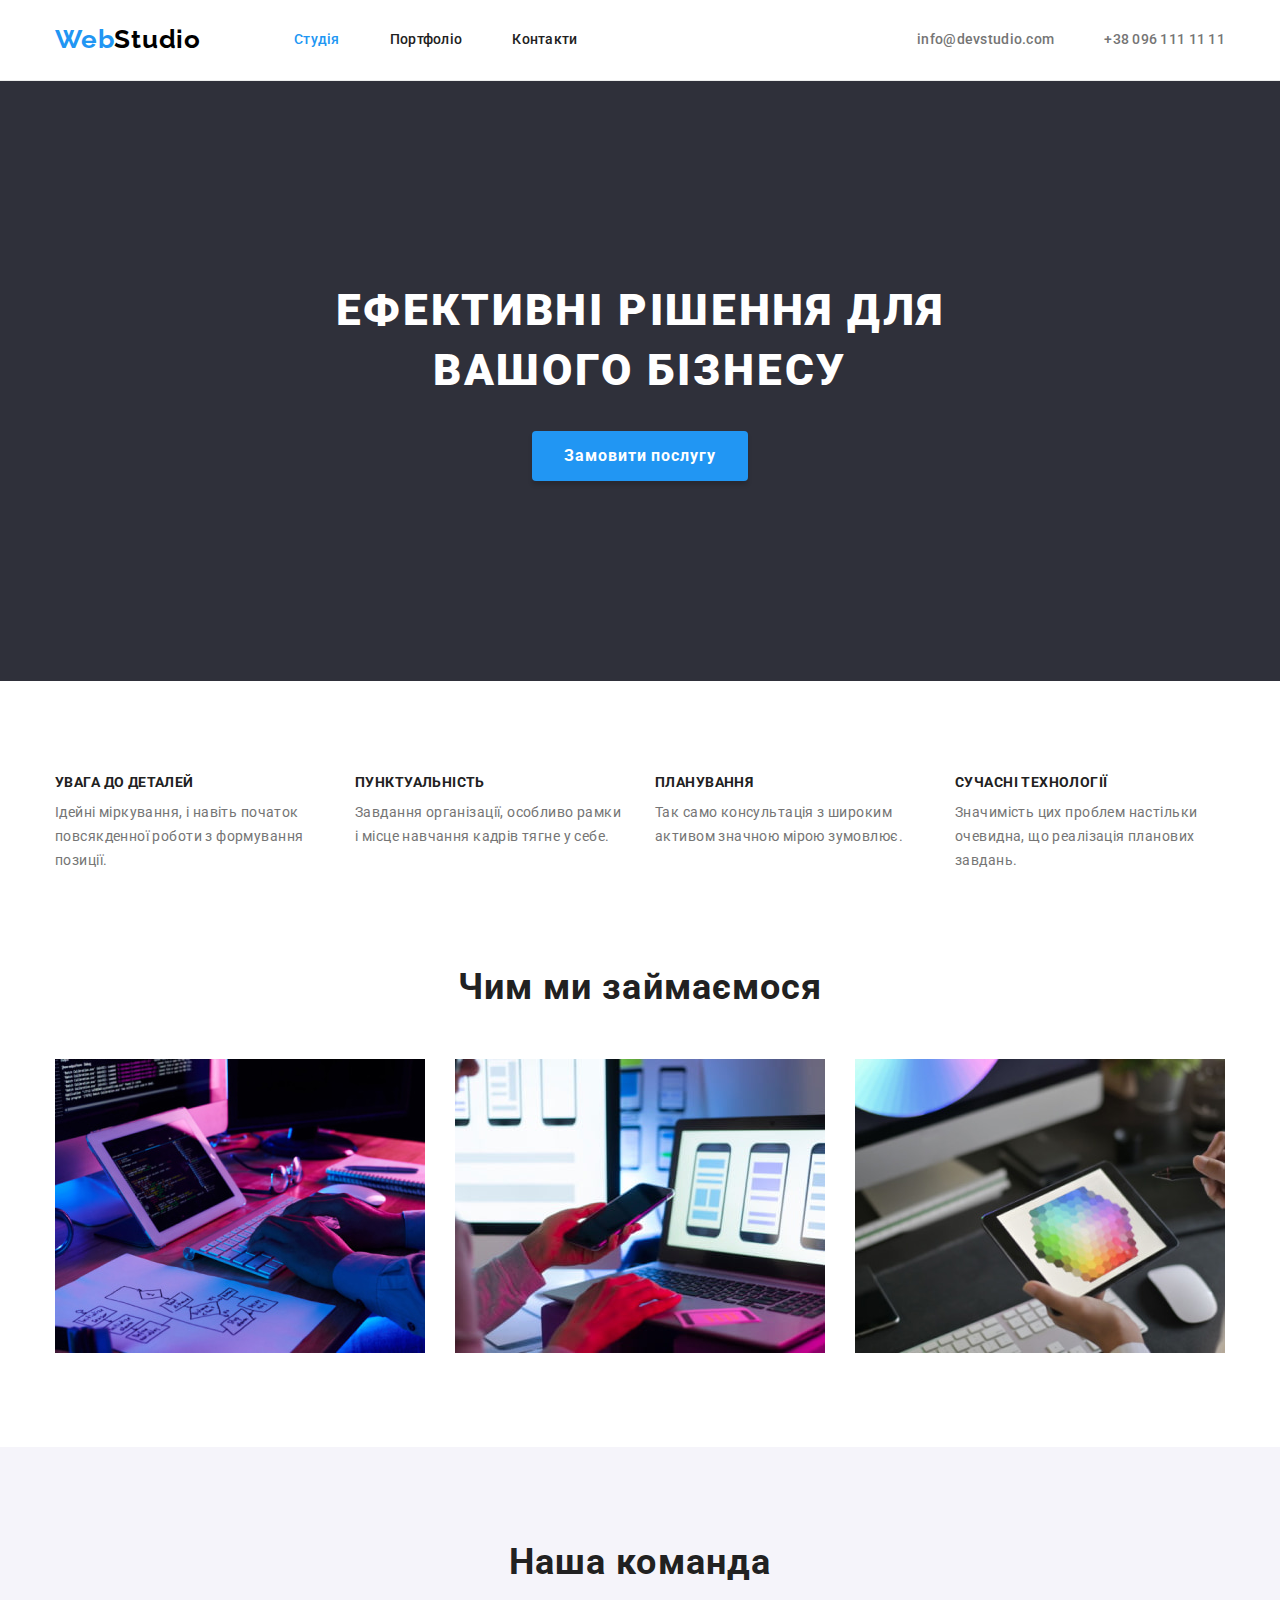
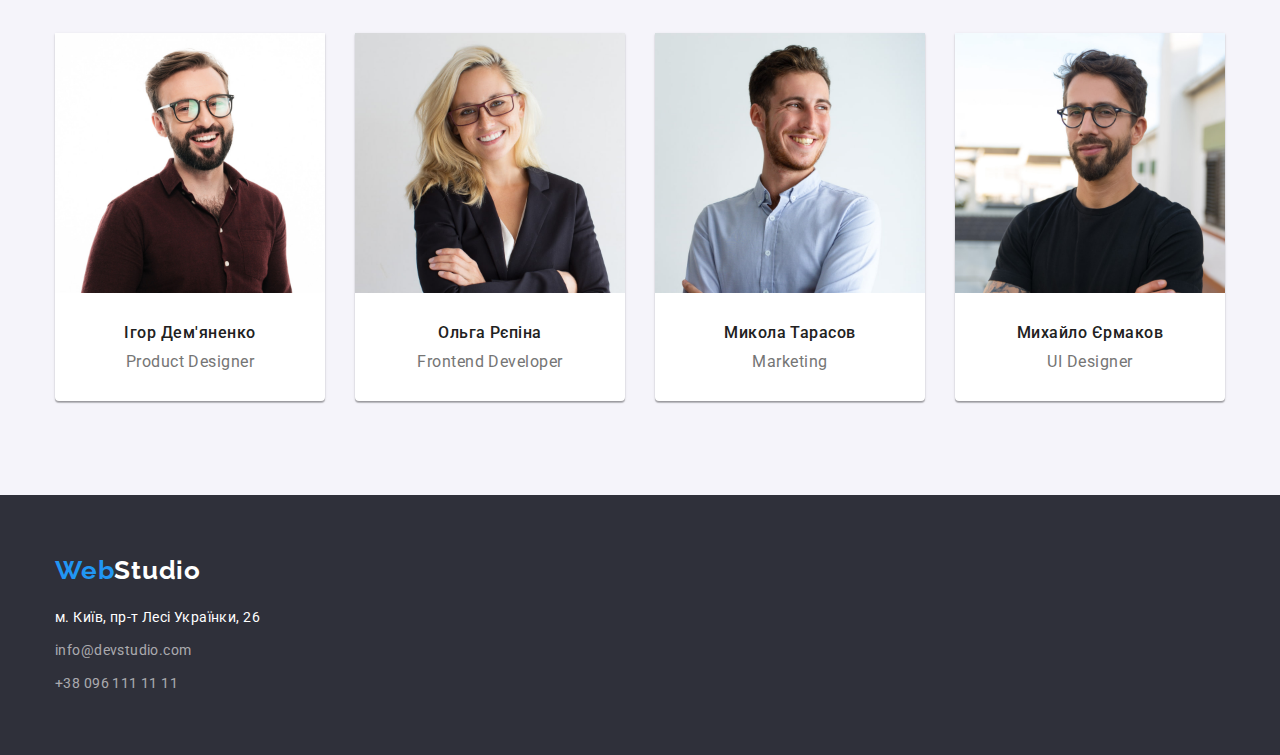
<file: index.html>
<!DOCTYPE html>
<html lang="uk">
  <head>
    <meta charset="UTF-8" />
    <meta http-equiv="X-UA-Compatible" content="IE=edge" />
    <meta name="viewport" content="width=device-width, initial-scale=1.0" />
    <link rel="preconnect" href="https://fonts.googleapis.com" />
    <link rel="preconnect" href="https://fonts.gstatic.com" crossorigin />
    <link
      href="https://fonts.googleapis.com/css2?family=Raleway:wght@700&family=Roboto:wght@400;500;700;900&display=swap"
      rel="stylesheet"
    />
    <link rel="stylesheet" href="./css/modern-normalize.css" />

    <link rel="stylesheet" href="./css/styles.css" />
    <title>Web Studio</title>
  </head>
  <body>
    <header class="header">
      <div class="container header-container">
        <nav class="nav">
          <a class="link logo logo-black" href="./index.html">
            <span class="accent">Web</span>Studio
          </a>

          <ul class="list menu">
            <li class="menu-item">
              <a class="link menu-link current-text" href="./index.html">Студія</a>
            </li>
            <li class="menu-item">
              <a class="link menu-link" href="./porfolio.html">Портфоліо</a>
            </li>
            <li class="menu-item"><a class="link menu-link" href="">Контакти</a></li>
          </ul>
        </nav>
        <ul class="list header-contacts">
          <li class="header-contacts-item">
            <a class="link header-contacts-link" href="mailto:info@devstudio.com"
              >info@devstudio.com</a
            >
          </li>
          <li class="header-contacts-item">
            <a class="link header-contacts-link" href="tel:+380961111111">+38 096 111 11 11</a>
          </li>
        </ul>
      </div>
    </header>
    <main class="main-content">
      <!--Hero-->
      <section class="hero section">
        <div class="container">
          <h1 class="hero-header">Ефективні рішення для вашого бізнесу</h1>
          <button class="hero-btn" type="button">Замовити послугу</button>
        </div>
      </section>
      <!--Our benefits-->
      <section class="benafits section">
        <div class="container">
          <!--Logical header, need to be hidden with css -->
          <h2 class="section-header visually-hidden">Наші переваги</h2>

          <ul class="list benafits-list">
            <li class="benafit-item">
              <h3 class="benafit-header">Увага до деталей</h3>
              <p class="benafit-text">
                Ідейні міркування, і навіть початок повсякденної роботи з формування позиції.
              </p>
            </li>
            <li class="benafit-item">
              <h3 class="benafit-header">Пунктуальність</h3>
              <p class="benafit-text">
                Завдання організації, особливо рамки і місце навчання кадрів тягне у себе.
              </p>
            </li>
            <li class="benafit-item">
              <h3 class="benafit-header">Планування</h3>
              <p class="benafit-text">
                Так само консультація з широким активом значною мірою зумовлює.
              </p>
            </li>
            <li class="benafit-item">
              <h3 class="benafit-header">Сучасні Технології</h3>
              <p class="benafit-text">
                Значимість цих проблем настільки очевидна, що реалізація планових завдань.
              </p>
            </li>
          </ul>
        </div>
      </section>
      <!--What we do-->
      <section class="we-do section">
        <div class="container">
          <h2 class="section-header">Чим ми займаємося</h2>
          <ul class="list we-do-list">
            <li class="we-do-item">
              <img
                class="we-do-img"
                src="./images/what-we-do/img-1.jpg"
                alt="Стіл на якому лежить аркуш паперу з схематично зображеною логікою сайту, та руки програміста на клавіатурі, який пише код сайту, на моніторі та планшеті видно фрагменти коду"
                width="370"
                height="294"
              />
            </li>
            <li class="we-do-item">
              <img
                class="we-do-img"
                src="./images/what-we-do/img-2.jpg"
                alt="Дизайнер розробляє прототип, як має виглядати додаток, на ноутбуці та моніторі зображені приклади екранів модільного телефону з варіантами дизайну"
                width="370"
                height="294"
              />
            </li>
            <li class="we-do-item">
              <img
                class="we-do-img"
                src="./images/what-we-do/img-3.jpg"
                alt="Дизайнер підбирає палітру кольорів тримаючи в руках планшет з палітрою у вигляді сот"
                width="370"
                height="294"
              />
            </li>
          </ul>
        </div>
      </section>
      <!--Our team-->
      <section class="team section">
        <div class="container">
          <h2 class="section-header">Наша команда</h2>
          <ul class="list team-list">
            <li class="team-item">
              <img
                class="team-img"
                src="./images/team/img1.jpg"
                alt="Портрет Ігоря Дем'яненко Product Designer"
                width="270"
                height="260"
              />
              <div class="team-desc">
                <h3 class="team-header">Ігор Дем'яненко</h3>
                <p class="team-text" lang="en">Product Designer</p>
              </div>
            </li>
            <li class="team-item">
              <img
                class="team-img"
                src="./images/team/img2.jpg"
                alt="Портрет Ольгм Рєпіної Frontend Developer"
                width="270"
                height="260"
              />
              <div class="team-desc">
                <h3 class="team-header">Ольга Рєпіна</h3>
                <p class="team-text" lang="en">Frontend Developer</p>
              </div>
            </li>
            <li class="team-item">
              <img
                class="team-img"
                src="./images/team/img3.jpg"
                alt="Портрет Миколи Тарасова Marketing"
                width="270"
                height="260"
              />
              <div class="team-desc">
                <h3 class="team-header">Микола Тарасов</h3>
                <p class="team-text" lang="en">Marketing</p>
              </div>
            </li>
            <li class="team-item">
              <img
                class="team-img"
                src="./images/team/img4.jpg"
                alt="Портрет Михайла Єрмакова UI Designer"
                width="270"
                height="260"
              />
              <div class="team-desc">
                <h3 class="team-header">Михайло Єрмаков</h3>
                <p class="team-text" lang="en">UI Designer</p>
              </div>
            </li>
          </ul>
        </div>
      </section>
    </main>
    <footer class="footer">
      <div class="container">
        <div>
          <a class="link logo logo-white" href="./index.html" lang="en">
            <span class="accent">Web</span>Studio
          </a>
          <address class="contacts">
            <ul class="list contacts-list">
              <li class="contact-item">
                <a
                  class="link contact-link address"
                  href="https://goo.gl/maps/CPtrU1FHBa2aNyZL9"
                  rel="noopener noreferrer"
                >
                  м. Київ, пр-т Лесі Українки, 26
                </a>
              </li>
              <li class="contact-item">
                <a class="link contact-link" href="mailto:info@devstudio.com">info@devstudio.com</a>
              </li>
              <li class="contact-item">
                <a class="link contact-link" href="tel:+380961111111">+38 096 111 11 11</a>
              </li>
            </ul>
          </address>
        </div>
      </div>
    </footer>
  </body>
</html>
</file>
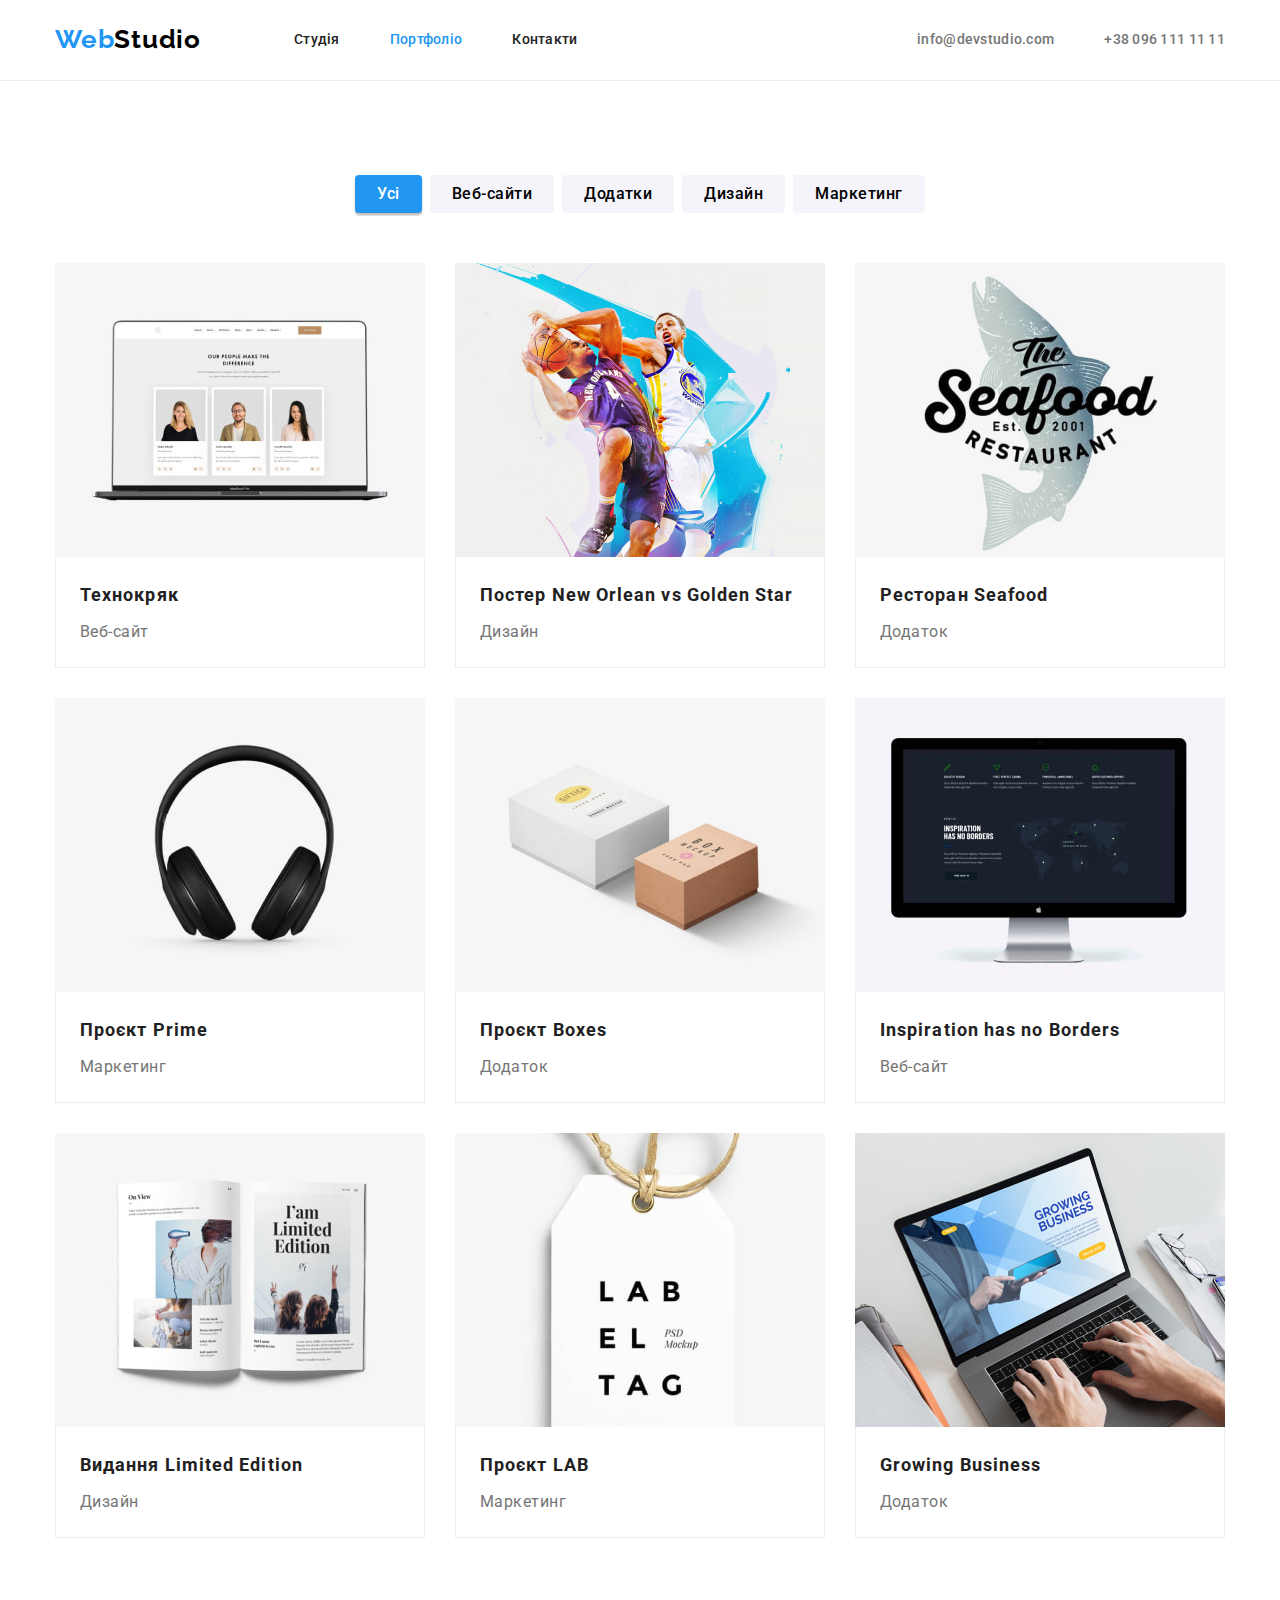
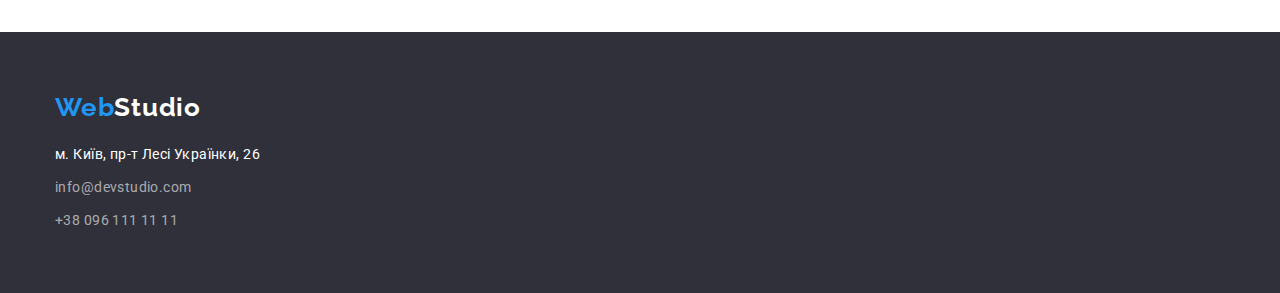
<file: porfolio.html>
<!DOCTYPE html>
<html lang="uk">
  <head>
    <meta charset="UTF-8" />
    <meta http-equiv="X-UA-Compatible" content="IE=edge" />
    <meta name="viewport" content="width=device-width, initial-scale=1.0" />
    <link rel="preconnect" href="https://fonts.googleapis.com" />
    <link rel="preconnect" href="https://fonts.gstatic.com" crossorigin />
    <link
      href="https://fonts.googleapis.com/css2?family=Raleway:wght@700&family=Roboto:wght@400;500;700;900&display=swap"
      rel="stylesheet"
    />
    <link rel="stylesheet" href="./css/modern-normalize.css" />

    <link rel="stylesheet" href="./css/styles.css" />
    <title>Web Studio</title>
  </head>
  <body>
    <header class="header">
      <div class="container header-container">
        <nav class="nav">
          <a class="link logo logo-black" href="./index.html" lang="en">
            <span class="accent">Web</span>Studio
          </a>

          <ul class="list menu">
            <li class="menu-item"><a class="link menu-link" href="./index.html">Студія</a></li>
            <li class="menu-item">
              <a class="link menu-link current-text" href="./porfolio.html">Портфоліо</a>
            </li>
            <li class="menu-item"><a class="link menu-link" href="">Контакти</a></li>
          </ul>
        </nav>
        <ul class="list header-contacts">
          <li class="header-contacts-item">
            <a class="link header-contacts-link" href="mailto:info@devstudio.com"
              >info@devstudio.com</a
            >
          </li>
          <li class="header-contacts-item">
            <a class="link header-contacts-link" href="tel:+380961111111">+38 096 111 11 11</a>
          </li>
        </ul>
      </div>
    </header>
    <main class="page-portfolio">
      <section class="section">
        <div class="container">
          <!--Logical header, need to be hidden with css -->
          <h1 class="portfolio-main-header visually-hidden">Наші роботи</h1>
          <ul class="list portfolio-filters">
            <li class="filter-item">
              <button class="filter-btn current-bg" type="button">Усі</button>
            </li>
            <li class="filter-item"><button class="filter-btn" type="button">Веб-сайти</button></li>
            <li class="filter-item"><button class="filter-btn" type="button">Додатки</button></li>
            <li class="filter-item"><button class="filter-btn" type="button">Дизайн</button></li>
            <li class="filter-item"><button class="filter-btn" type="button">Маркетинг</button></li>
          </ul>
          <ul class="list portfolio-list">
            <li class="portfolio-item">
              <a class="link portfolio-link" href="">
                <img
                  class="portfolio-img"
                  src="./images/portfolio/img.jpg"
                  alt="Ноутбук на екрані якого зображено сайт Технокряк"
                  width="370"
                  height="294"
                />
                <div class="item-desc">
                  <h2 class="portfolio-item-header">Технокряк</h2>
                  <p class="portfolio-item-text">Веб-сайт</p>
                </div>
              </a>
            </li>
            <li class="portfolio-item">
              <a class="link portfolio-link" href="">
                <img
                  class="portfolio-img"
                  src="./images/portfolio/img2.jpg"
                  alt="Два баскетболісти, один в іншого намагається вибити м'яч у стрибку"
                  width="370"
                  height="294"
                />
                <div class="item-desc">
                  <h2 class="portfolio-item-header">
                    Постер <span lang="en">New Orlean vs Golden Star</span>
                  </h2>
                  <p class="portfolio-item-text">Дизайн</p>
                </div>
              </a>
            </li>
            <li class="portfolio-item">
              <a class="link portfolio-link" href="">
                <img
                  class="portfolio-img"
                  src="./images/portfolio/img3.jpg"
                  alt="Риба до гори головою і повер написано назву реторану"
                  width="370"
                  height="294"
                />
                <div class="item-desc">
                  <h2 class="portfolio-item-header">Ресторан <span lang="en">Seafood</span></h2>
                  <p class="portfolio-item-text">Додаток</p>
                </div>
              </a>
            </li>
            <li class="portfolio-item">
              <a class="link portfolio-link" href="">
                <img
                  class="portfolio-img"
                  src="./images/portfolio/img4.jpg"
                  alt="Великі чорні навушники"
                  width="370"
                  height="294"
                />
                <div class="item-desc">
                  <h2 class="portfolio-item-header">Проєкт <span lang="en">Prime</span></h2>
                  <p class="portfolio-item-text">Маркетинг</p>
                </div>
              </a>
            </li>
            <li class="portfolio-item">
              <a class="link portfolio-link" href="">
                <img
                  class="portfolio-img"
                  src="./images/portfolio/img5.jpg"
                  alt="Дві коробочки біла більша і крафтова менша з написами"
                  width="370"
                  height="294"
                />
                <div class="item-desc">
                  <h2 class="portfolio-item-header">Проєкт <span lang="en">Boxes</span></h2>
                  <p class="portfolio-item-text">Додаток</p>
                </div>
              </a>
            </li>
            <li class="portfolio-item">
              <a class="link portfolio-link" href="">
                <img
                  class="portfolio-img"
                  src="./images/portfolio/img6.jpg"
                  alt="Монітор і на ньому зображено сайт компанії Inspiration has no Borders"
                  width="370"
                  height="294"
                />
                <div class="item-desc">
                  <h2 class="portfolio-item-header" lang="en">Inspiration has no Borders</h2>
                  <p class="portfolio-item-text">Веб-сайт</p>
                </div>
              </a>
            </li>
            <li class="portfolio-item">
              <a class="link portfolio-link" href="">
                <img
                  class="portfolio-img"
                  src="./images/portfolio/img7.jpg"
                  alt="розгорнутий журнал, на лівому боці зображення дівчини з феном в руках, та через волосся не видно обличча та ноги та руки дівчини, яка тримає сумку, праворуч дві дівчини спиною піднявши руки порізні боки один від одної з символом Victory"
                  width="370"
                  height="294"
                />
                <div class="item-desc">
                  <h2 class="portfolio-item-header">
                    Видання <span lang="en">Limited Edition</span>
                  </h2>
                  <p class="portfolio-item-text">Дизайн</p>
                </div>
              </a>
            </li>
            <li class="portfolio-item">
              <a class="link portfolio-link" href="">
                <img
                  class="portfolio-img"
                  src="./images/portfolio/img8.jpg"
                  alt="Бірка з мотузком і на най напис LAB EL TAG"
                  width="370"
                  height="294"
                />
                <div class="item-desc">
                  <h2 class="portfolio-item-header">Проєкт <span lang="en">LAB</span></h2>
                  <p class="portfolio-item-text">Маркетинг</p>
                </div>
              </a>
            </li>
            <li class="portfolio-item">
              <a class="link portfolio-link" href="">
                <img
                  class="portfolio-img"
                  src="./images/portfolio/img9.jpg"
                  alt="Ноутбук на столі, чоловічі руки на клавіатурі та на екрані зображено сайт Growing Business"
                  width="370"
                  height="294"
                />
                <div class="item-desc">
                  <h2 class="portfolio-item-header" lang="en">Growing Business</h2>
                  <p class="portfolio-item-text">Додаток</p>
                </div>
              </a>
            </li>
          </ul>
        </div>
      </section>
    </main>
    <footer class="footer">
      <div class="container footer-container">
        <div>
          <a class="link logo logo-white" href="./index.html" lang="en">
            <span class="accent">Web</span>Studio
          </a>
          <address class="contacts">
            <ul class="list contacts-list">
              <li class="contact-item">
                <a
                  class="link contact-link address"
                  href="https://goo.gl/maps/CPtrU1FHBa2aNyZL9"
                  rel="noopener noreferrer"
                >
                  м. Київ, пр-т Лесі Українки, 26
                </a>
              </li>
              <li class="contact-item">
                <a class="link contact-link" href="mailto:info@devstudio.com">info@devstudio.com</a>
              </li>
              <li class="contact-item">
                <a class="link contact-link" href="tel:+380961111111">+38 096 111 11 11</a>
              </li>
            </ul>
          </address>
        </div>
      </div>
    </footer>
  </body>
</html>
</file>
<file: css/styles.css>
:root {
  /* fonts */
  --main-font-familly: 'Roboto', sans-serif;
  --submain-font-family: 'Raleway', sans-serif;
  --main-font-size: 14px;
  --logo-font-size: 26px;
  --submain-font-size: 16px;
  --section-header-font-size: 36px;
  --subsection-header-font-size: 18px;
  /* text colors */
  --accent-text-color: #2196f3;
  --main-text-color: #212121;
  --light-text-color: #ffffff;
  --dark-text-color: #000000;
  --submain-text-color: #757575;
  --sub-text-color-trans: rgba(255, 255, 255, 0.6);
  --border-color: #ececec;
  --portfolio-border-color: #eeeeee;
  /* background colors */
  --accent-bg-color: #2196f3;
  --main-bg-color: #ffffff;
  --submain-bg-color: #f5f4fa;
  --dark-bg-color: #2f303a;
  /* actions */
  --active-color: #2196f3;
  --active-bg-color: #2196f3;
  --active-bg-btn: #188ce8;
  /* other */
  --items-main: 4;
  --indent-main: 30px;
  --items-portfolio: 3;
  --indent-portfolio: 30px;
}

body {
  font-family: var(--main-font-familly);
  font-size: var(--main-font-size);
  color: var(--main-text-color);
  background-color: var(--main-bg-color);
}

/* Reset */
h1,
h2,
h3,
h4,
h5,
h6,
p {
  margin: 0;
}

ul {
  margin: 0;
  padding: 0;
}

img {
  display: block;
}

.link {
  text-decoration: none;
}

.list {
  list-style-type: none;
}

.container {
  width: 1200px;
  margin: 0 auto;
  padding-left: 15px;
  padding-right: 15px;
}

.logo {
  font-family: var(--submain-font-family);
  font-weight: 700;
  font-size: 26px;
  line-height: 1.19;
  letter-spacing: 0.03em;
}

.accent {
  color: var(--accent-text-color);
}

.visually-hidden {
  position: absolute;
  white-space: nowrap;
  width: 1px;
  height: 1px;
  overflow: hidden;
  border: 0;
  padding: 0;
  clip: rect(0 0 0 0);
  clip-path: inset(50%);
  margin: -1px;
}

/* Header */

.header-container {
  display: flex;
  justify-content: space-between;
}

.header {
  border-bottom: 1px solid var(--border-color);
}

.logo-black {
  margin-right: 93px;
  padding-top: 24px;
  padding-bottom: 24px;
  color: var(--dark-text-color);
}

.nav {
  display: flex;
}

.menu {
  display: flex;
  gap: 50px;
}

.menu-link {
  display: block;
  padding-top: 32px;
  padding-bottom: 32px;
  font-weight: 500;
  line-height: 1.14;
  letter-spacing: 0.02em;
  color: var(--main-text-color);
}

.current-text {
  color: var(--active-color);
}

.menu-link:hover,
.menu-link:focus {
  color: var(--active-color);
}

.header-contacts {
  display: flex;
  gap: 50px;
}

.header-contacts-link {
  display: block;
  padding-top: 32px;
  padding-bottom: 32px;
  font-weight: 500;
  line-height: 1.14;
  letter-spacing: 0.02em;
  color: var(--submain-text-color);
}

.header-contacts-link:hover,
.header-contacts-link:focus {
  color: var(--active-color);
}

/* Main */

.section {
  padding-top: 94px;
  padding-bottom: 94px;
}

.section-header {
  font-weight: 700;
  font-size: 36px;
  line-height: 1.17;
  text-align: center;
  letter-spacing: 0.03em;
  margin-bottom: 50px;
}

/* Hero */

.hero {
  padding: 200px 0;
  background-color: var(--dark-bg-color);
}

.hero-header {
  margin-left: auto;
  margin-right: auto;
  margin-bottom: 30px;
  font-weight: 900;
  font-size: 44px;
  line-height: 1.36;
  text-align: center;
  letter-spacing: 0.06em;
  text-transform: uppercase;
  color: var(--light-text-color);
  width: 696px;
}

.hero-btn {
  display: block;
  margin: 0 auto;
  padding: 10px 32px;
  font-family: inherit;
  font-weight: 700;
  font-size: 16px;
  line-height: 1.88;
  text-align: center;
  letter-spacing: 0.06em;
  color: var(--light-text-color);
  background-color: var(--accent-bg-color);
  border: none;
  box-shadow: 0px 4px 4px rgba(0, 0, 0, 0.15);
  border-radius: 4px;
  cursor: pointer;
}

.hero-btn:hover,
.hero-btn:focus {
  background: var(--active-bg-btn);
  box-shadow: 0px 4px 4px rgba(0, 0, 0, 0.15);
  border-radius: 4px;
}

/* Our benefits */

.benafits {
  padding-bottom: 0;
}

.benafits-list {
  display: flex;
  gap: 30px;
}

.benafit-header {
  font-size: var(--main-font-size);
  font-weight: 700;
  line-height: 1.14;
  letter-spacing: 0.03em;
  text-transform: uppercase;
  margin-bottom: 10px;
}

.benafit-item {
  flex-basis: calc((100% - (var(--indent-main)) * (var(--items-main) - 1)) / var(--items-main));
}

.benafit-text {
  line-height: 1.71;
  letter-spacing: 0.03em;
  color: var(--submain-text-color);
}

/* What we do */

.we-do-list {
  display: flex;
  gap: 30px;
}

.we-do-img {
  width: 100%;
}

/* Our team */
.team {
  background-color: var(--submain-bg-color);
}

.team-list {
  display: flex;
  gap: 30px;
}

.team-item {
  background-color: var(--main-bg-color);
  flex-basis: calc((100% - (var(--indent-main)) * (var(--items-main) - 1)) / var(--items-main));
  box-shadow: 0px 1px 3px rgba(0, 0, 0, 0.12), 0px 1px 1px rgba(0, 0, 0, 0.14),
    0px 2px 1px rgba(0, 0, 0, 0.2);
  border-radius: 0px 0px 4px 4px;
}
.team-img {
  width: 100%;
}

.team-desc {
  padding-top: 30px;
  padding-bottom: 30px;
}

.team-header {
  margin-bottom: 10px;
  font-weight: 500;
  font-size: var(--submain-font-size);
  line-height: 1.19;
  text-align: center;
  letter-spacing: 0.03em;
}

.team-text {
  font-size: var(--submain-font-size);
  line-height: 1.19;
  text-align: center;
  letter-spacing: 0.03em;
  color: var(--submain-text-color);
}

/* Footer */
.footer {
  padding-top: 60px;
  padding-bottom: 60px;
  background-color: var(--dark-bg-color);
}

.logo-white {
  display: inline-block;
  margin-bottom: 20px;
  color: var(--light-text-color);
}

.contacts {
  font-style: normal;
}

.contact-item:not(:last-child) {
  margin-bottom: 9px;
}

.contact-link {
  line-height: 1.71;
  letter-spacing: 0.03em;
  color: var(--sub-text-color-trans);
}

.contact-link:hover,
.contact-link:focus {
  color: var(--active-color);
}

.address {
  color: var(--light-text-color);
}

/* Portfolio */
.page-portfolio {
  font-size: 16px;
}

.portfolio-filters {
  margin-bottom: 50px;
  display: flex;
  justify-content: center;
  gap: 8px;
}

.filter-btn {
  padding: 6px 22px;
  font-family: inherit;
  font-size: 16px;
  font-weight: 500;
  line-height: 1.62;
  text-align: center;
  letter-spacing: 0.03em;
  background-color: var(--submain-bg-color);
  cursor: pointer;
  border: none;
  border-radius: 4px;
}

.current-bg {
  color: var(--light-text-color);
  background-color: var(--active-bg-color);
  box-shadow: 0px 3px 1px rgba(0, 0, 0, 0.1), 0px 1px 2px rgba(0, 0, 0, 0.08),
    0px 2px 2px rgba(0, 0, 0, 0.12);
}

.filter-btn:hover,
.filter-btn:focus {
  color: var(--light-text-color);
  background-color: var(--active-color);
  box-shadow: 0px 3px 1px rgba(0, 0, 0, 0.1), 0px 1px 2px rgba(0, 0, 0, 0.08),
    0px 2px 2px rgba(0, 0, 0, 0.12);
}

.portfolio-list {
  display: flex;
  flex-wrap: wrap;
  gap: 30px;
}

.portfolio-item {
  flex-basis: calc(
    (100% - var(--indent-portfolio) * (var(--items-portfolio) -1)) / var(--items-portfolio)
  );
}

.item-desc {
  padding-top: 20px;
  padding-bottom: 20px;
  padding-right: 24px;
  padding-left: 24px;
  border-bottom: 1px solid var(--portfolio-border-color);
  border-left: 1px solid var(--portfolio-border-color);
  border-right: 1px solid var(--portfolio-border-color);
}

.portfolio-item-header {
  margin-bottom: 4px;
  font-weight: 700;
  font-size: 18px;
  line-height: 2;
  letter-spacing: 0.06em;
  color: var(--main-text-color);
}

.portfolio-item-text {
  line-height: 1.88;
  letter-spacing: 0.03em;
  color: var(--submain-text-color);
}
</file>
